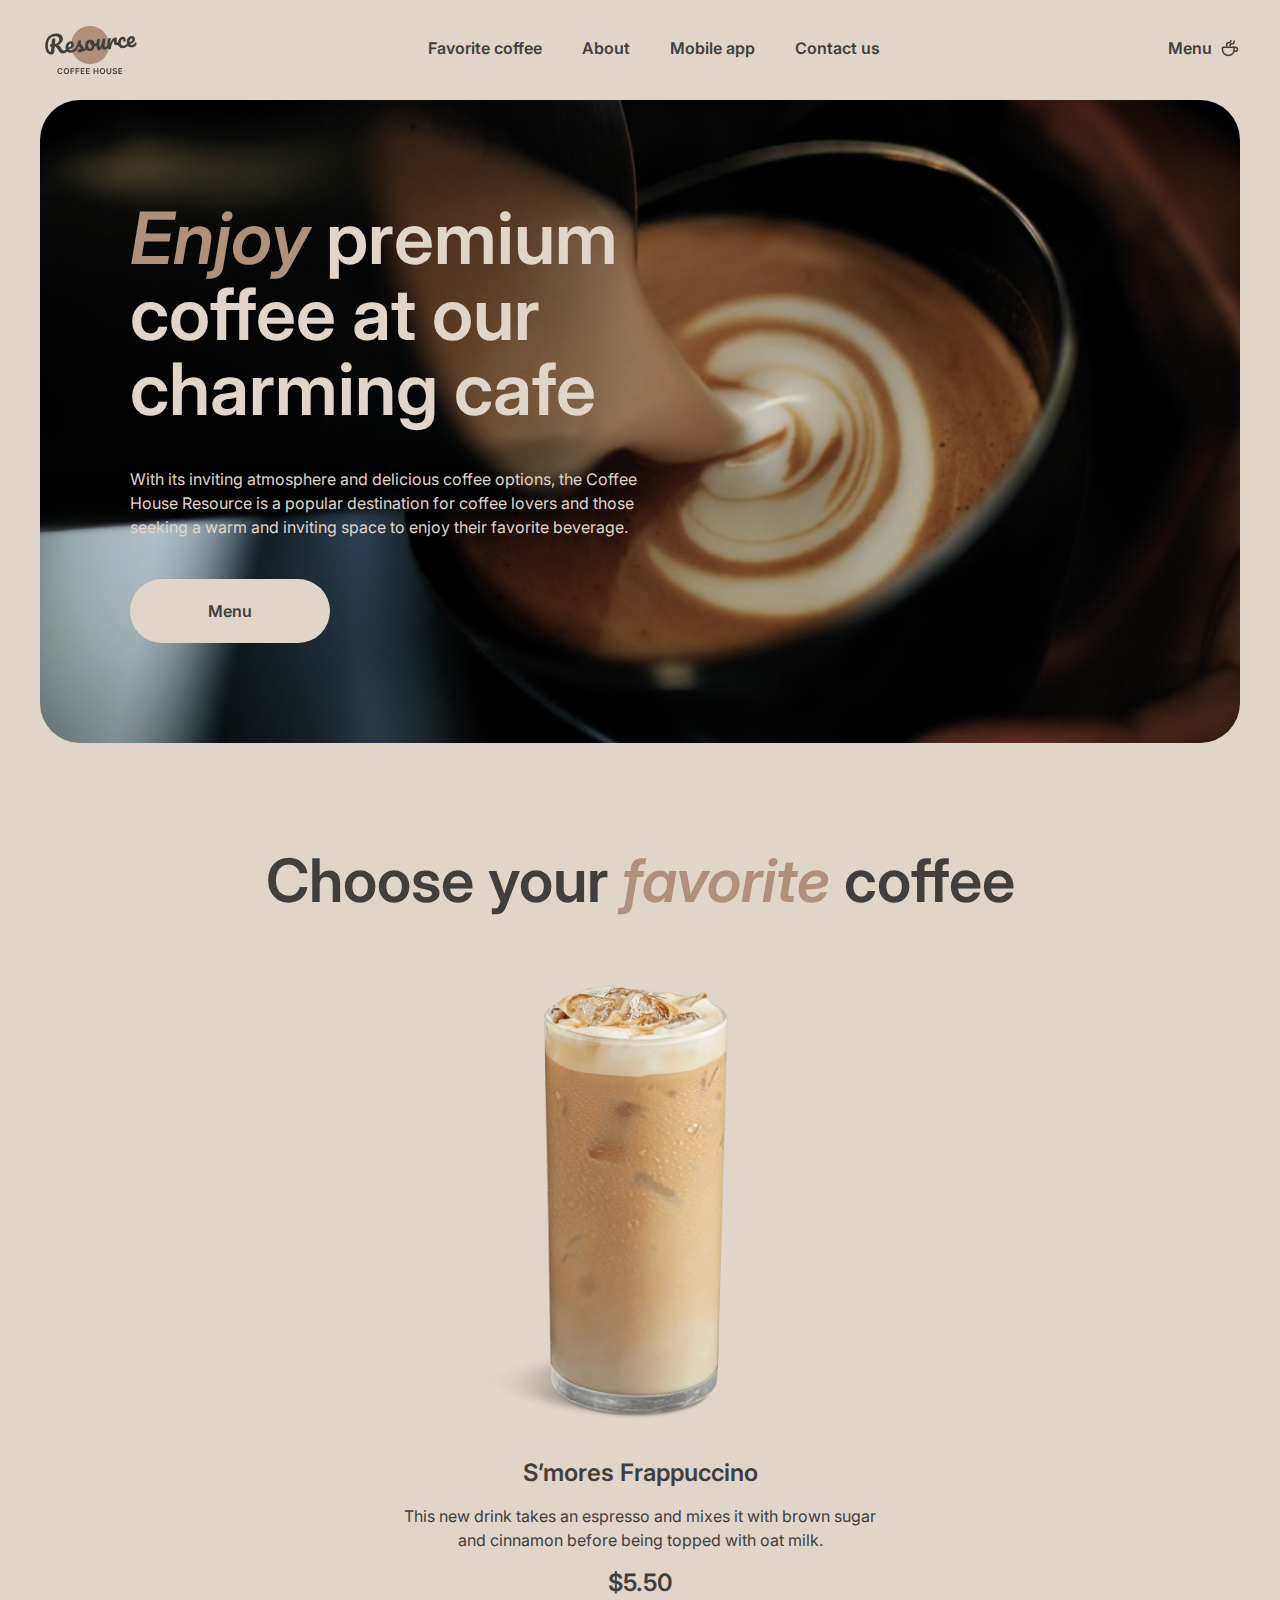
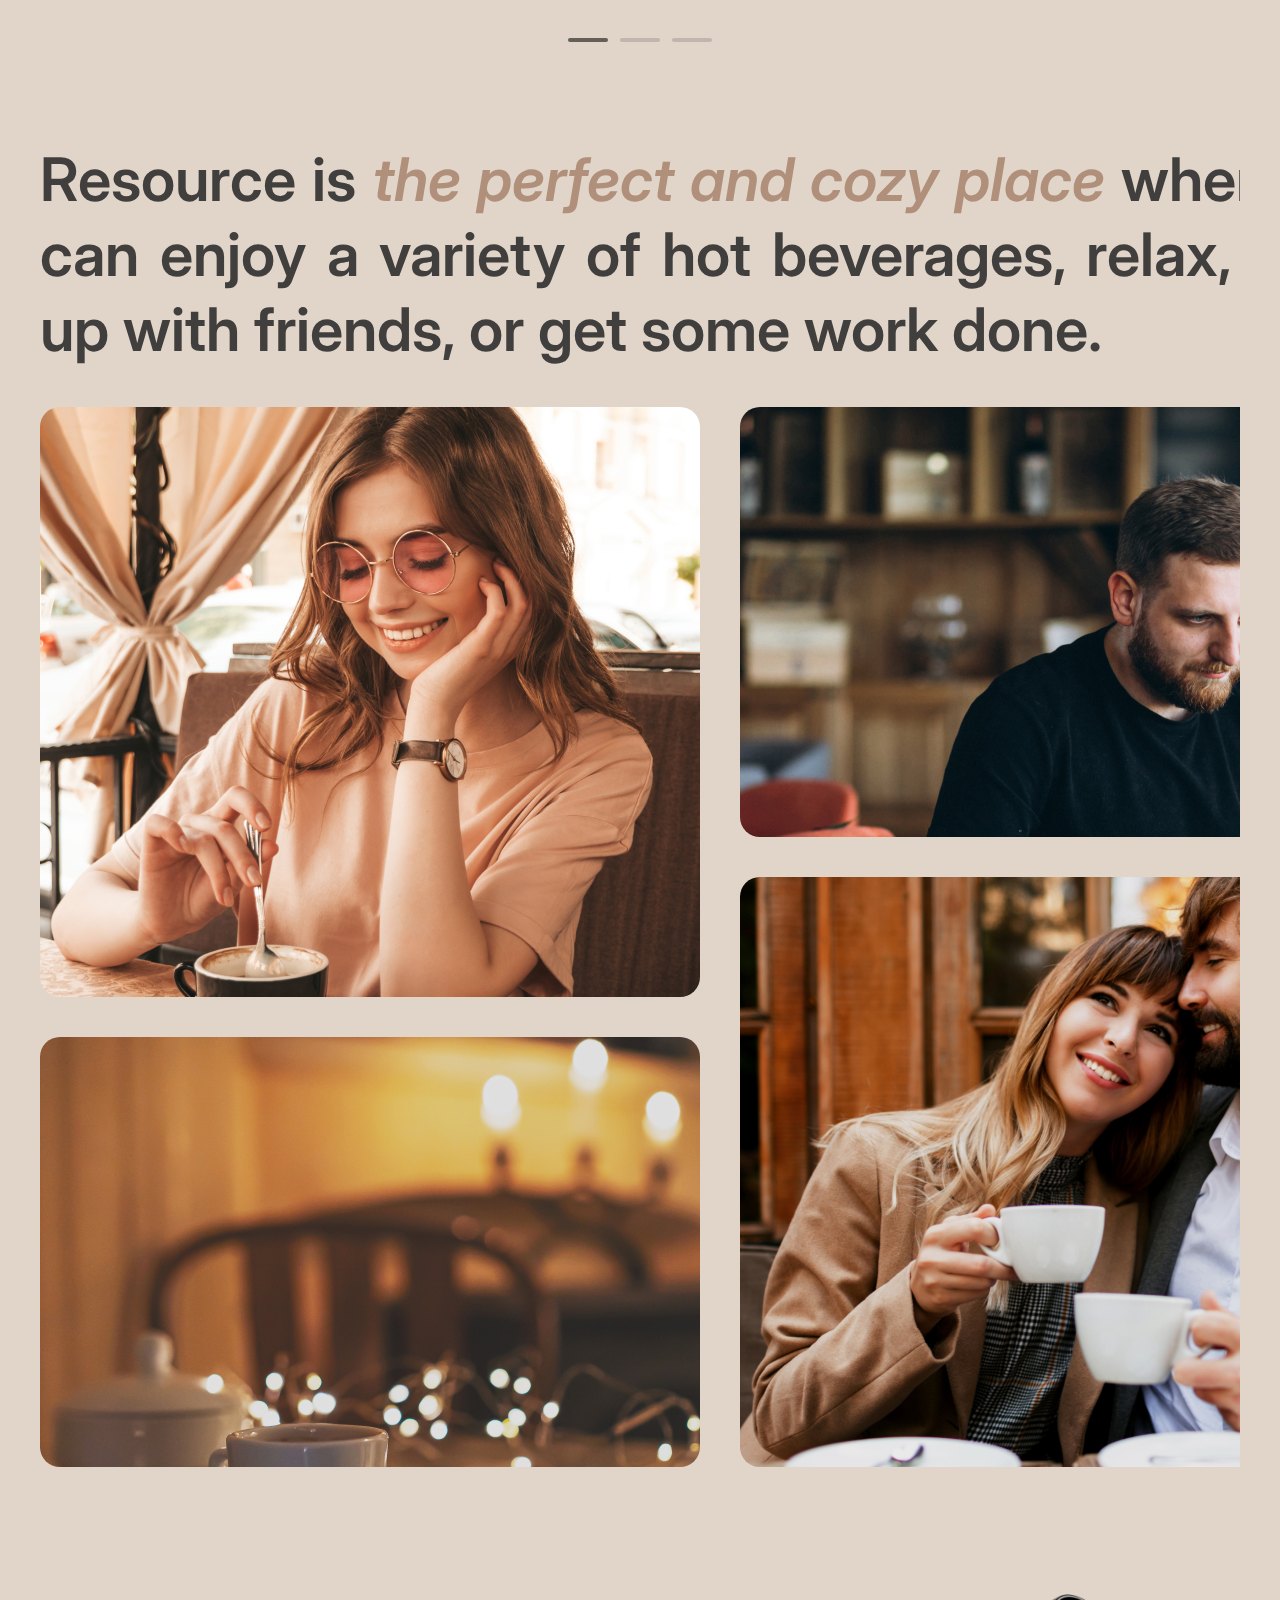
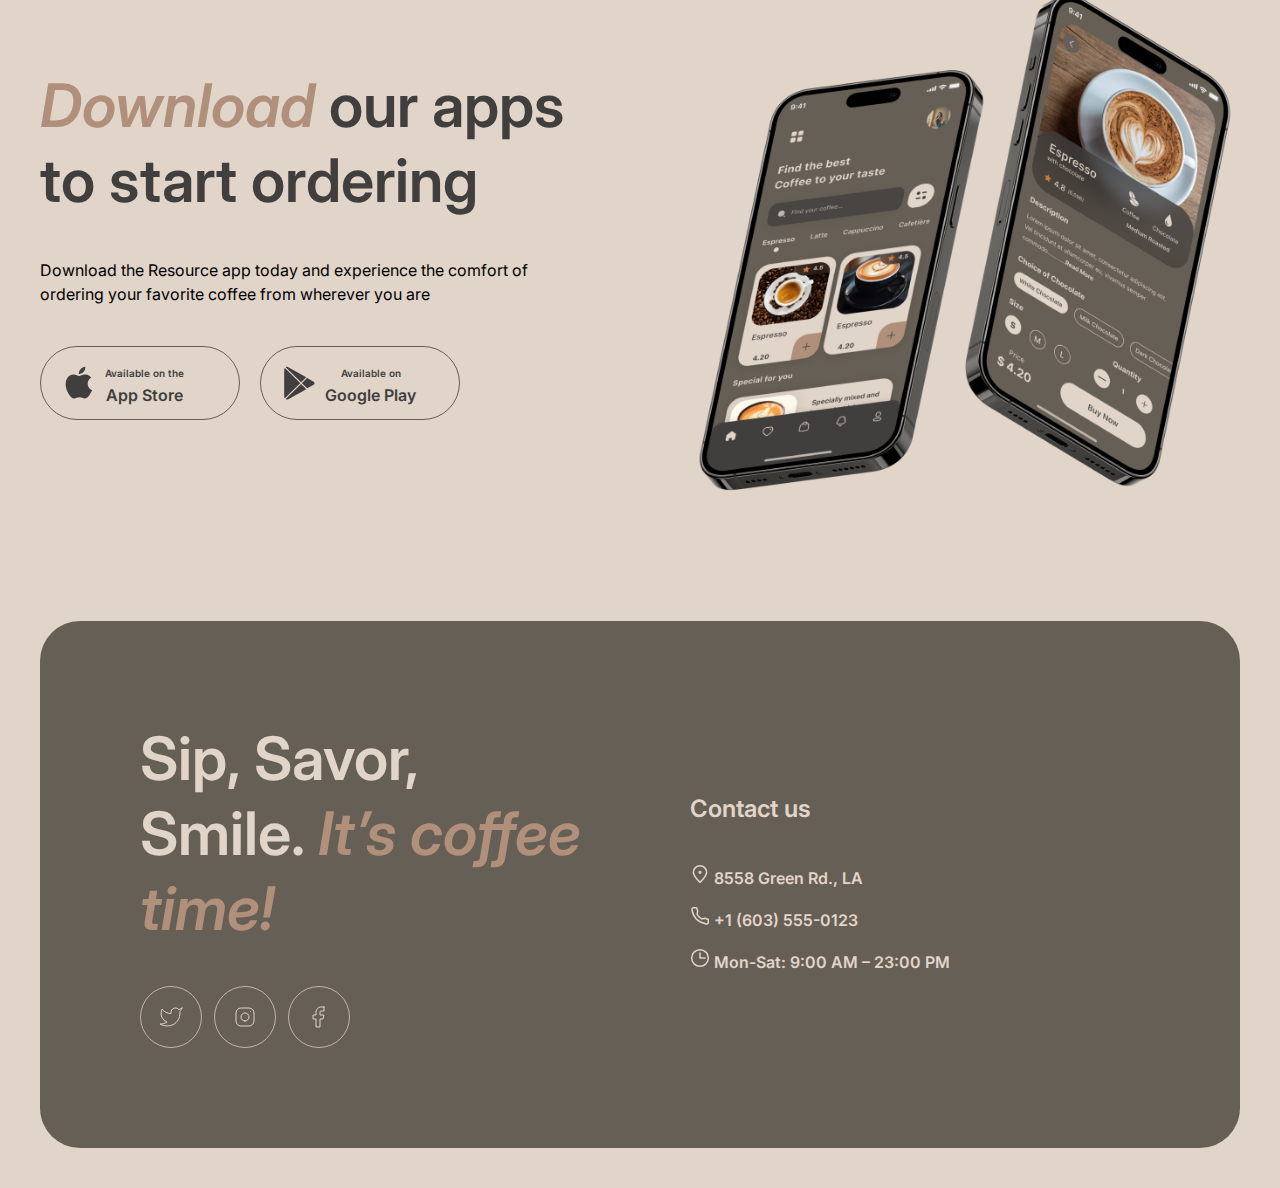
<file: index.html>
<!DOCTYPE html>
<html lang="en">

<head>
  <meta charset="UTF-8">
  <meta name="viewport" content="width=device-width, initial-scale=1.0">
  <title>Coffee-House</title>
  <link rel="stylesheet" href="styles/style.css">
  <link rel="icon" href="img/favicon.png">
  <link rel="preconnect" href="https://fonts.googleapis.com">
  <link rel="preconnect" href="https://fonts.gstatic.com" crossorigin>
  <link href="https://fonts.googleapis.com/css2?family=Inter:wght@600&display=swap" rel="stylesheet">
  <link href="https://fonts.googleapis.com/css2?family=Inter:wght@400;600&display=swap" rel="stylesheet">
</head>

<body>
  <div class="wrapper">

    <!-- Header start -->

    <header class="header">

      <div class="logo">
        <a href="index.html" class="pic">
          <img src="img/logo.png" alt="Resource">
        </a>
      </div>

      <nav class="nav">
        <ul class="list">
          <li><a class="link" href="#favcoffee">Favorite coffee</a></li>
          <li><a class="link" href="#about">About</a></li>
          <li><a class="link" href="#mobapp">Mobile app</a></li>
          <li><a class="link" href="#contacts">Contact us</a></li>
        </ul>
      </nav>

      <div class="menu-link">
        <a class="link" href="menu.html">
          Menu
        </a>
        <img src="img/coffee-cup.svg" alt="!" class="pic">
      </div>


      <button type="button" class="burger">
        <span class="burger-line"></span>
        <span class="burger-line"></span>
      </button>

    </header>

    <!-- Main start -->

    <main class="main">

      <section class="enjoy">
        <div class="info">
          <h1 class="title"><span class="orange">Enjoy</span> premium coffee at our charming cafe</h1>
          <p class="subtitle">With its inviting atmosphere and delicious coffee options, the Coffee House Resource is
            a popular destination for coffee lovers and those seeking a warm and inviting space to enjoy their favorite
            beverage.</p>
          <a class="button-primary" href="menu.html">
            Menu
            <img src="img/coffee-cup.svg" alt="!" class="pic">
          </a>
        </div>
      </section>

      <section class="favcoffee" id="favcoffee">
        <h2 class="title2">Choose your <span class="orange">favorite</span> coffee</h2>

        <div class="slider">
          <div class="slider-card">
            <img src="img/coffee-slider-1.png" alt="coffee-1">
            <h3 class="title3">S’mores Frappuccino</h3>
            <div class="subtitle">This new drink takes an espresso and mixes it with brown sugar and cinnamon before
              being topped with oat milk.</div>
            <h3 class="title3">$5.50</h3>
          </div>

          <div class="pagination">
            <hr class="line1">
            <hr class="line2">
            <hr class="line3">
          </div>
        </div>
      </section>

      <section class="about" id="about">
        <h2 class="title2">Resource is <span class="orange">the perfect and cozy place</span> where you can enjoy a
          variety of hot beverages, relax, catch up with friends, or get some work done.</h2>

        <div class="about-pics">
          <div class="about-side">
            <div class="ab-pic1"><img class="about-pic1" src="img/about-1.jpg" alt="1"></div>
            <div class="ab-pic2"><img class="about-pic2" src="img/about-2.jpg" alt="2"></div>
          </div>
          <div class="about-side">
            <div class="ab-pic2"><img class="about-pic2" src="img/about-3.jpg" alt="3"></div>
            <div class="ab-pic1"><img class="about-pic1" src="img/about-4.jpg" alt="4"></div>
          </div>
        </div>
      </section>

      <section class="mobapp" id="mobapp">
        <div class="mobapp-side">

          <h2 class="title2"><span class="orange">Download</span> our apps to start ordering</h2>
          <p class="subtitle">Download the Resource app today and experience the comfort of ordering your favorite
            coffee from wherever you are</p>

          <div class="mobapp-buttons">

            <a href="https://www.apple.com/app-store/" class="mobbtn">
              <img src="img/icon1.svg" alt="App Store">
              <div class="mobbtn-text">
                <span class="little-btn-text">Available on the</span><br>
                <span class="big-btn-text">App Store</span>
              </div>
            </a>

            <a href="https://store.google.com/" class="mobbtn">
              <img src="img/icon2.svg" alt="Google Play">
              <div class="mobbtn-text">
                <span class="little-btn-text">Available on</span><br>
                <span class="big-btn-text">Google Play</span>
              </div>
            </a>

          </div>
        </div>
        
        <div class="mobapp-side">
          <img src="img/mobile-screens.png" alt="mobile-screens">
        </div>
      </section>


    </main>

    <!-- Footer start -->
    <footer class="footer" id="contacts">

      <div class="footer-side">
        <h2 class="title2 light-text">Sip, Savor, Smile. <span class="orange">It’s coffee time!</span></h2>
        <div class="footer-icons">
          <div class="footer-icon"><img src="img/twitter.svg" alt="twitter"></div>
          <div class="footer-icon"><img src="img/instagram.svg" alt="instagram"></div>
          <div class="footer-icon"><img src="img/facebook.svg" alt="facebook"></div>
        </div>
      </div>

      <div class="footer-side">
        <h3 class="title3 light-text">Contact us</h3>
        <div class="contacts">
          <a href="https://www.google.com/maps/place/%D0%9B%D0%BE%D1%81-%D0%90%D0%BD%D0%B4%D0%B6%D0%B5%D0%BB%D0%B5%D1%81,+%D0%9A%D0%B0%D0%BB%D0%B8%D1%84%D0%BE%D1%80%D0%BD%D0%B8%D1%8F,+%D0%A1%D0%A8%D0%90/@34.0194733,-119.0356244,10z/data=!3m1!4b1!4m10!1m2!2m1!1s8558+Green+Rd.,++LA!3m6!1s0x80c2c75ddc27da13:0xe22fdf6f254608f4!8m2!3d34.0549076!4d-118.242643!15sChM4NTU4IEdyZWVuIFJkLiwgIExBkgEIbG9jYWxpdHngAQA!16s%2Fm%2F030qb3t?entry=ttu"
            class="contact-link" target="_blank"><img src="img/pin-alt.svg" alt="google.maps"> 8558 Green Rd., LA</a>
          <a href="tel:+1603555-0123" class="contact-link"><img src="img/phone.svg" alt="tel"> +1 (603)
            555-0123</a>
          <span class="contact-link"><img src="img/clock.svg" alt="clock"> Mon-Sat: 9:00 AM – 23:00 PM</span>
        </div>
      </div>
    </footer>

  </div>
</body>

</html>
</file>
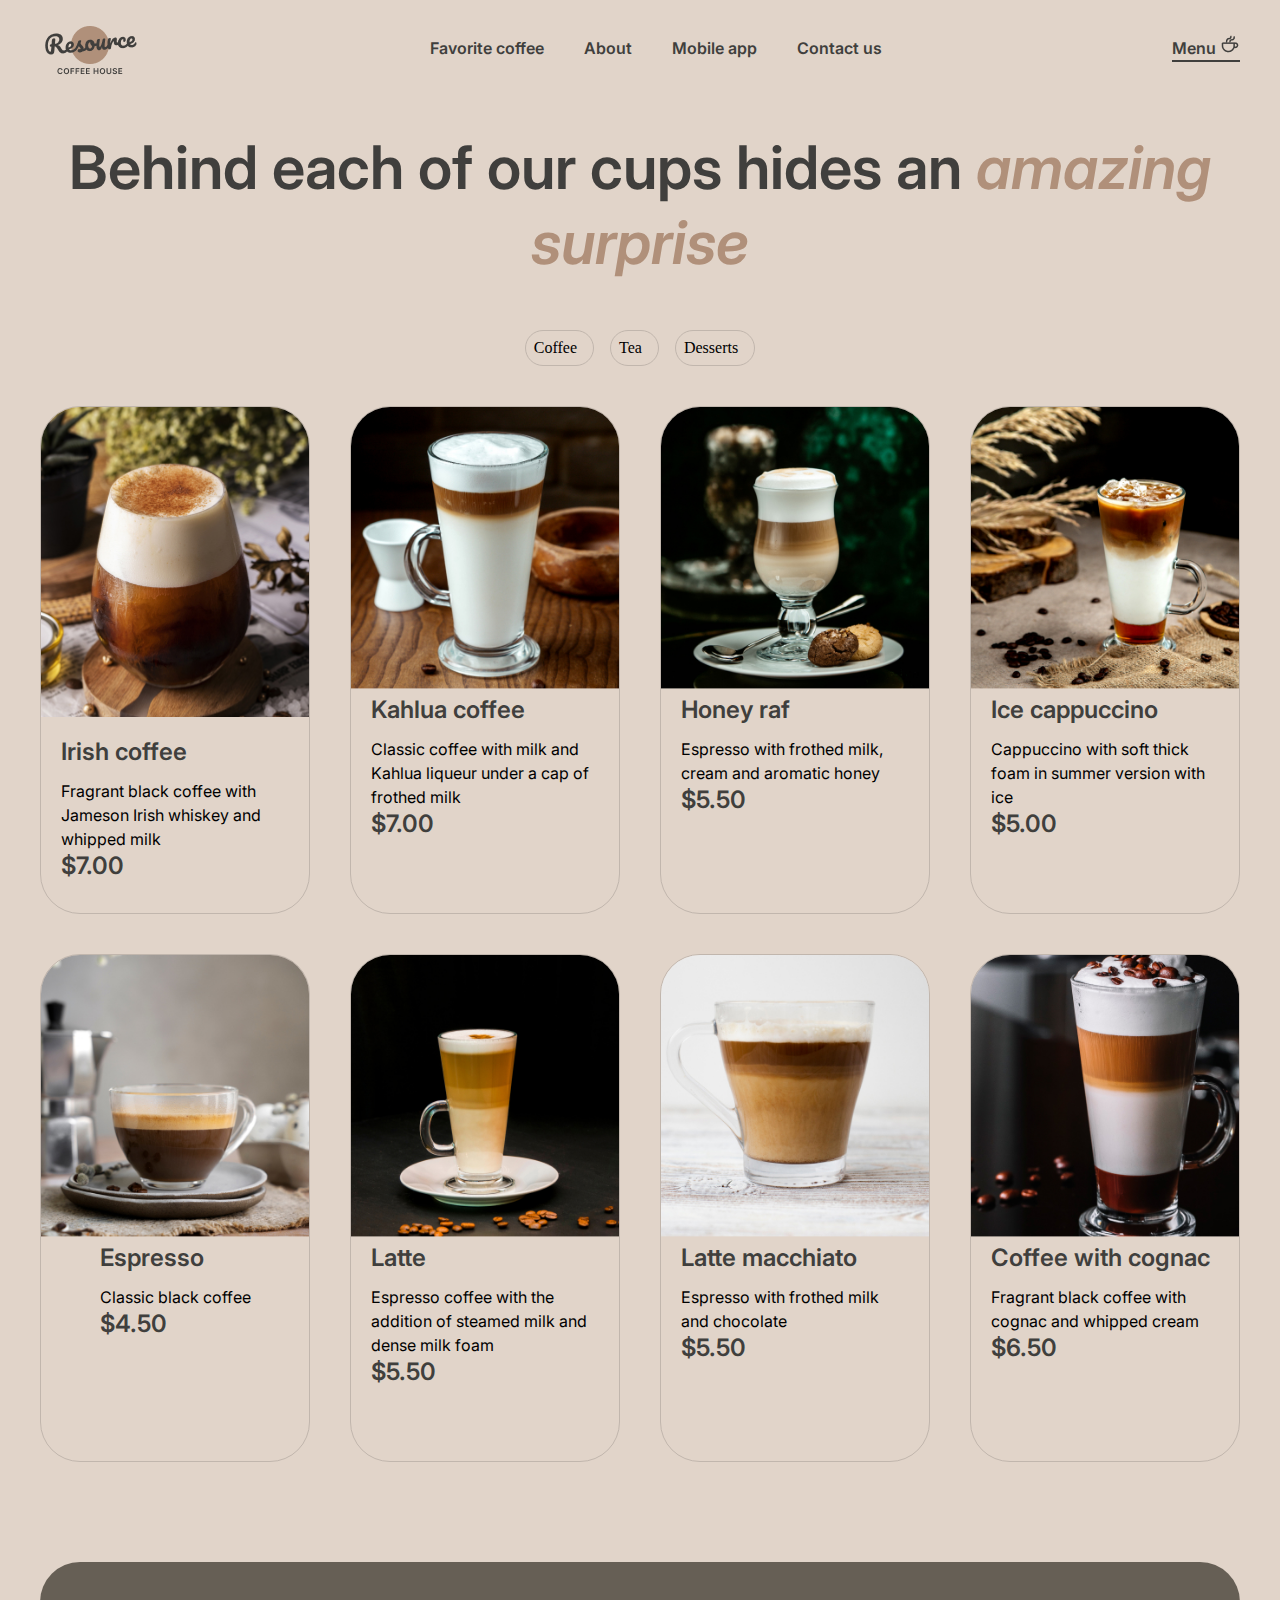
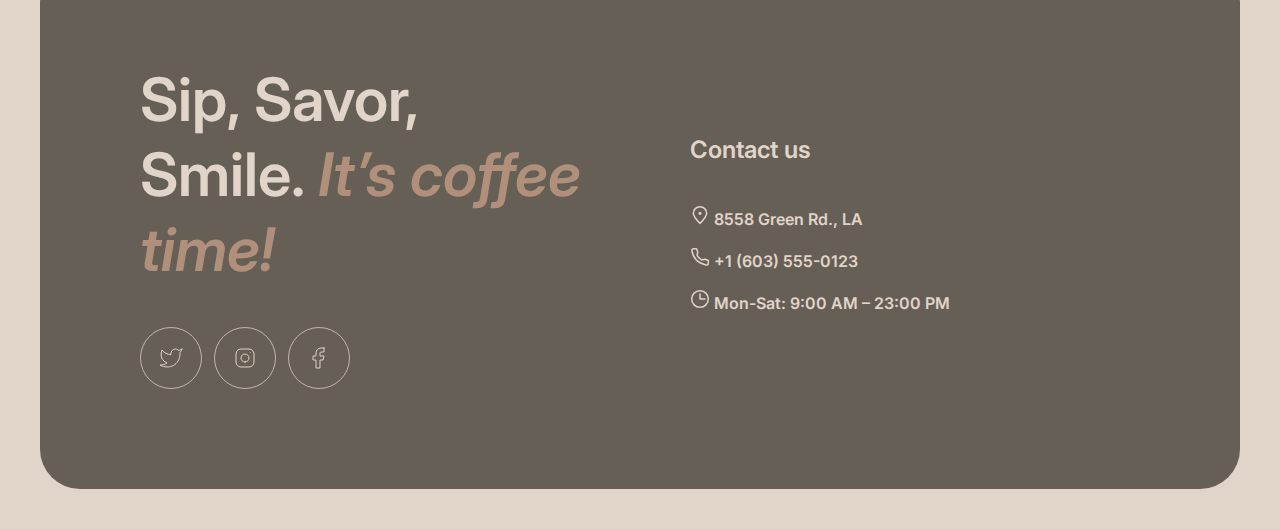
<file: menu.html>
<!DOCTYPE html>
<html lang="en">

<head>
  <meta charset="UTF-8">
  <meta name="viewport" content="width=device-width, initial-scale=1.0">
  <title>Menu</title>
  <link rel="stylesheet" href="styles/style.css">
  <link rel="icon" href="img/favicon.png">
  <link rel="preconnect" href="https://fonts.googleapis.com">
  <link rel="preconnect" href="https://fonts.gstatic.com" crossorigin>
  <link href="https://fonts.googleapis.com/css2?family=Inter:wght@600&display=swap" rel="stylesheet">
</head>

<body>
  <div class="wrapper">

    <!-- Header start -->
    <header class="header">

      <div class="logo">
        <a href="index.html" class="pic">
          <img src="img/logo.png" alt="Resource">
        </a>
      </div>

      <nav class="nav">
        <ul class="list">
          <li><a class="link" href="index.html#favcoffee">Favorite coffee</a></li>
          <li><a class="link" href="index.html#about">About</a></li>
          <li><a class="link" href="index.html#mobapp">Mobile app</a></li>
          <li><a class="link" href="#contacts2">Contact us</a></li>
        </ul>
      </nav>

      <div class="menu-link">
        <a class="link disabled" href="menu/index_2.html">
          Menu
          <img src="img/coffee-cup.png" alt="!" class="pic">
        </a></div>

        <button type="button" class="burger">
          <span class="burger-line"></span>
          <span class="burger-line"></span>
          </button>

    </header>

    <!-- Main start -->
    <main class="main2">
      <h1 class="hidden-h1">Menu</h1>
      <h2 class="title2">Behind each of our cups hides an <span class="orange">amazing surprise</span></h2>

      <div class="menu-btns">
        <div class="menu-btn">Coffee</div>
        <div class="menu-btn">Tea</div>
        <div class="menu-btn">Desserts</div>
      </div>

      <div class="menu-grid">

        <div class="menu-card">
          <div class="card-img-wrapper"><img src="img/coffee-1.jpg" alt="coffee-1" class="card-img"></div>
          <div class="card-text">
            <h3 class="title3">Irish coffee</h3>
            <span class="card-description subtitle">Fragrant black coffee with Jameson Irish whiskey and whipped
              milk</span>
            <h3 class="title3 card-price">$7.00</h3>
          </div>
        </div>

        <div class="menu-card">
          <img src="img/coffee-2.jpg" alt="coffee-2" class="card-img">
          <div class="card-text">
            <h3 class="title3">Kahlua coffee</h3>
            <span class="card-description subtitle">Classic coffee with milk and Kahlua liqueur under a cap of frothed
              milk</span>
            <h3 class="title3 card-price">$7.00</h3>
          </div>
        </div>

        <div class="menu-card">
          <img src="img/coffee-3.jpg" alt="coffee-3" class="card-img">
          <div class="card-text">
            <h3 class="title3">Honey raf</h3>
            <span class="card-description subtitle">Espresso with frothed milk, cream and aromatic honey</span>
            <h3 class="title3 card-price">$5.50</h3>
          </div>
        </div>

        <div class="menu-card">
          <img src="img/coffee-4.jpg" alt="coffee-4" class="card-img">
          <div class="card-text">
            <h3 class="title3">Ice cappuccino</h3>
            <span class="card-description subtitle">Cappuccino with soft thick foam in summer version with ice</span>
            <h3 class="title3 card-price">$5.00</h3>
          </div>
        </div>

        <div class="menu-card">
          <img src="img/coffee-5.jpg" alt="coffee-5" class="card-img">
          <div class="card-text">
            <h3 class="title3">Espresso</h3>
            <span class="card-description subtitle">Classic black coffee</span>
            <h3 class="title3 card-price">$4.50</h3>
          </div>
        </div>

        <div class="menu-card">
          <img src="img/coffee-6.jpg" alt="coffee-6" class="card-img">
          <div class="card-text">
            <h3 class="title3">Latte</h3>
            <span class="card-description subtitle">Espresso coffee with the addition of steamed milk and dense milk
              foam</span>
            <h3 class="title3 card-price">$5.50</h3>
          </div>
        </div>

        <div class="menu-card">
          <img src="img/coffee-7.jpg" alt="coffee-7" class="card-img">
          <div class="card-text">
            <h3 class="title3">Latte macchiato</h3>
            <span class="card-description subtitle">Espresso with frothed milk and chocolate</span>
            <h3 class="title3 card-price">$5.50</h3>
          </div>
        </div>

        <div class="menu-card">
          <img src="img/coffee-8.jpg" alt="coffee-8" class="card-img">
          <div class="card-text">
            <h3 class="title3">Coffee with cognac</h3>
            <span class="card-description subtitle">Fragrant black coffee with cognac and whipped cream</span>
            <h3 class="title3 card-price">$6.50</h3>
          </div>
        </div>

      </div>
    </main>

    <!-- Footer start -->
    <footer class="footer" id="contacts2">

      <div class="footer-side">
        <h2 class="title2 light-text">Sip, Savor, Smile. <span class="orange">It’s coffee time!</span></h2>
        <div class="footer-icons">
          <div class="footer-icon"><img src="img/twitter.svg" alt="twitter"></div>
          <div class="footer-icon"><img src="img/instagram.svg" alt="instagram"></div>
          <div class="footer-icon"><img src="img/facebook.svg" alt="facebook"></div>
        </div>
      </div>

      <div class="footer-side">
        <h3 class="title3 light-text">Contact us</h3>
        <div class="contacts">
          <a href="https://www.google.com/maps/place/%D0%9B%D0%BE%D1%81-%D0%90%D0%BD%D0%B4%D0%B6%D0%B5%D0%BB%D0%B5%D1%81,+%D0%9A%D0%B0%D0%BB%D0%B8%D1%84%D0%BE%D1%80%D0%BD%D0%B8%D1%8F,+%D0%A1%D0%A8%D0%90/@34.0194733,-119.0356244,10z/data=!3m1!4b1!4m10!1m2!2m1!1s8558+Green+Rd.,++LA!3m6!1s0x80c2c75ddc27da13:0xe22fdf6f254608f4!8m2!3d34.0549076!4d-118.242643!15sChM4NTU4IEdyZWVuIFJkLiwgIExBkgEIbG9jYWxpdHngAQA!16s%2Fm%2F030qb3t?entry=ttu"
            class="contact-link" target="_blank"><img src="img/pin-alt.svg" alt="google.maps"> 8558 Green Rd., LA</a>
          <a href="tel:+1603555-0123" class="contact-link" target="_blank"><img src="img/phone.svg" alt="tel"> +1
            (603)
            555-0123</a>
          <span class="contact-link"><img src="img/clock.svg" alt="clock"> Mon-Sat: 9:00 AM – 23:00 PM</span>
        </div>
      </div>
    </footer>

  </div>
</body>


</html>
</file>
<file: styles/style.css>
*,
*::before,
*::after {
  box-sizing: inherit;
}

html,
body {
  scroll-behavior: smooth;
  padding: 0;
  margin: 0 auto;
  /* box-sizing: border-box; */
  /* max-width: 1440px; */
  /* padding: 0 40px; */
  overflow-x: hidden;
}

img {
  max-width: 100%;
  height: auto;
}

body {
  background-color: #E1D4C9;
}

.wrapper {
  width: clamp(43rem, -5rem + 100vw, 1360px);
  box-sizing: content-box;
  margin: 0 auto;
  /* padding: 0 -40px; */
  overflow: hidden;

  @media screen and (max-width: 768px) {
    width: clamp(21.75rem, 0.938rem + 87.63vw, 43rem);
  }
}

/* Header styles start */
/* Header styles start */
/* Header styles start */

.header {
  display: flex;
  align-items: center;
  align-self: stretch;
  justify-content: space-between;
  margin-top: 20px;
  font-family: Inter;
  font-size: 16px;
  font-style: normal;
  font-weight: 600;
  line-height: 150%;
  color: #403F3D;
}

.logo {
  width: 100px;
  height: 60px;
}

.header .list {
  display: flex;
  justify-content: center;
  align-self: stretch;
  gap: 40px;
  flex: 1 0 0;
  list-style-type: none;
  padding: 0;
  margin: 0 0 4px 0;

  @media (max-width: 768px) {
    display: none;
  }
}

.header .link {
  text-decoration: none;
  color: #403F3D;
  position: relative;

}

.link:visited {
  color: #403F3D;
}

.header .link::after {
  display: block;
  position: absolute;
  left: 0;
  width: 0;
  height: 2px;
  background-color: var(--text-dark, #403F3D);
  content: "";
  transition: width 0.5s ease-out;
  left: 50%;
  transform: translateX(-50%);
}

.link:hover:after {
  width: 100%;
}

.disabled {
  border-bottom: 2px solid #403F3D;
  pointer-events: none;
  color: #403F3D;
}

.menu-link {
  display: flex;
  align-items: center;
  justify-content: center;
  gap: 8px;
  margin: 0 0 4px 0;

  @media (max-width: 768px) {
    display: none;
  }
}

.burger {
  display: none;

  @media screen and (max-width: 768px) {
    width: 44px;
    height: 44px;
    padding: 0;
    border: 1px solid #403f3d;
    border-radius: 50%;
    right: 0;
    line-height: 1.15;
    overflow: visible;
    background: transparent;
    display: flex;
    flex-direction: column;
    align-items: center;
    justify-content: center;
    gap: 8px;
  }
}

.burger-line {
  width: 16px;
  height: 2px;
  background-color: #403f3d;
  /* transition: background-color 0.2s, opacity 0.3s, transform 0.5s;
  will-change: transform;
  z-index: 2; */
  border-radius: 50%;
}

/* Main styles start */
/* Main styles start */
/* Main styles start */

.enjoy {
  margin-top: 20px;
  height: auto;
  padding: 100px clamp(3.75rem, 0.893rem + 5.95vw, 6.25rem);
  border-radius: 40px;
  background: url(../img/bg-enjoy.jpg) no-repeat center/cover;

  @media screen and (max-width: 768px) {
    padding: clamp(3.75rem, 1.302rem + 10.31vw, 6.25rem) clamp(1rem, -1.693rem + 11.34vw, 3.75rem);
  }
}

.enjoy .info {
  max-width: 530px;
  display: flex;
  flex-direction: column;
  justify-content: center;
  align-items: flex-start;
  align-self: stretch;

  @media screen and (max-width: 768px) {
    width: clamp(19.75rem, 6.651rem + 55.15vw, 33.125rem);
  }
}

.enjoy .title {
  font-family: Inter;
  font-size: 72px;
  font-style: normal;
  font-weight: 600;
  line-height: 105%;
  color: #E1D4C9;
  margin: 0 0 40px 0;

  @media screen and (max-width: 768px) {
    font-size: clamp(2.625rem, 0.789rem + 7.73vw, 4.5rem);
  }

  @media screen and (max-width: 380px) {
    line-height: 115%;
  }
}

.enjoy .orange {
  font-style: italic;
  color: #B0907A
}

.subtitle {
  font-family: Inter;
  font-size: 16px;
  font-style: normal;
  font-weight: 400;
  line-height: 150%;

}

.enjoy .subtitle {
  color: #E1D4C9;
  margin: 0 0 40px 0;
}

.button-primary {
  display: flex;
  box-sizing: border-box;
  border: 0;
  width: 200px;
  padding: 20px 78px;
  justify-content: center;
  align-items: center;
  gap: 8px;
  border-radius: 100px;
  background: #E1D4C9;
  color: var(--text-dark, #403F3D);
  text-align: center;
  font-family: Inter;
  font-size: 16px;
  font-style: normal;
  font-weight: 600;
  line-height: 150%;
  text-decoration: none;

}

.button-primary img {
  display: none;

  @media screen and (max-width: 768px) {
    display: block;
  }
}

.button-primary:hover .pic {
  display: block;
}

.favcoffee {
  margin-top: 100px;
}

.title2 {
  color: var(--text-dark, #403F3D);
  text-align: center;
  font-family: Inter;
  font-size: 60px;
  font-style: normal;
  font-weight: 600;
  line-height: 125%;

  @media screen and (max-width: 768px) {
    font-size: clamp(2rem, 0.286rem + 7.22vw, 3.75rem);
  }
}

.title2 .orange {
  color: var(--text-accent, #B0907A);
  font-family: Inter;
  font-size: 60px;
  font-style: italic;
  font-weight: 600;
  line-height: 125%;

  @media screen and (max-width: 768px) {
    font-size: clamp(2rem, 0.286rem + 7.22vw, 3.75rem);
  }
}

.slider-card {
  display: flex;
  flex-direction: column;
  justify-content: center;
  align-items: center;
  max-width: 480px;
  margin: 50px auto 0;

  @media screen and (max-width: 768px) {
    width: clamp(21.75rem, 13.67rem + 34.02vw, 30rem);
  }
}

.slider img {
  height: max(480px, 62.5%);
  width: max(480px, 62.5%);
  margin: -10px auto 20px;
}

.title3 {
  color: var(--text-dark, #403F3D);
  font-family: Inter;
  font-size: 24px;
  font-style: normal;
  font-weight: 600;
  line-height: 125%;
  /* 30px */
  margin: 0;
}

.slider .subtitle {
  color: var(--text-dark, #403F3D);
  margin: 16px auto;
  text-align: center;
}

.pagination {
  display: flex;
  gap: 12px;
  justify-content: center;
  margin-top: 40px;
}

hr {
  margin: 0;
  width: 40px;
  height: 4px;
  border-radius: 100px;
  border: 0;
}

.line1 {
  background: var(--border-dark, #665F55);
}

.line2,
.line3 {
  background: var(--border-light, #C1B6AD);
}

.about {
  width: clamp(43rem, 1.56rem + 174.48vw, 85.313rem);
  height: fit-content;

  @media screen and (max-width: 768px) {
    width: clamp(21.75rem, 0.938rem + 87.63vw, 43rem);
  }
}

.about .title2 {
  align-self: stretch;
  margin: 100px 0 40px;
  text-align: justify;
}

.about-pics {
  display: flex;
  flex-direction: row;
  gap: 40px;
}

.about-side {
  display: flex;
  flex-direction: column;
  gap: 40px;
}

.about-pics img {
  object-fit: cover;
  scale: 1.1;
}

.about-pics img:hover {
  scale: 1;
  transition: 1s;
}

.ab-pic1 {
  height: 590px;
  width: 660px;
  overflow: hidden;
  border-radius: 20px;
}

.ab-pic2 {
  height: 430px;
  width: 660px;
  overflow: hidden;
  border-radius: 20px;
}

.mobapp {
  margin-top: 100px;
  display: flex;
  gap: 100px;
  align-items: center;

  @media screen and (max-width: 768px) {
    flex-direction: column;
  }
}

.mobapp-side {
  width: 50%;

  @media screen and (max-width: 768px) {
    width: clamp(21.75rem, 0.938rem + 87.63vw, 43rem);
  }
}

.mobapp .title2 {
  text-align: left;
  margin: 0;
}

.mobapp .subtitle {
  margin: 40px 0;
}

.mobapp-buttons {
  display: flex;
  gap: 20px;

  @media screen and (max-width: 500px) {
    flex-direction: column;
  }
}

.mobbtn {
  display: flex;
  box-sizing: border-box;
  border: 1px solid var(--border-dark, #665F55);
  width: 200px;
  padding: 12px 20px;
  justify-content: start;
  align-items: center;
  gap: 8px;
  border-radius: 100px;
  background: #E1D4C9;
  color: var(--text-dark, #403F3D);
  text-align: center;
  font-family: Inter;
  font-size: 16px;
  font-style: normal;
  font-weight: 600;
  line-height: 150%;
  text-decoration: none;
}

.mmobbtn-text {
  display: flex;
  flex-direction: column;
  justify-content: flex-start;
}

.little-btn-text {
  color: var(--text-dark, #403F3D);
  font-feature-settings: 'clig' off, 'liga' off;
  /* Desktop/Body/caption */
  font-family: Inter;
  font-size: 10px;
  font-style: normal;
  font-weight: 600;
  line-height: 140%;
  /* 14px */
}

.big-btn-text {
  color: var(--text-dark, #403F3D);
  font-feature-settings: 'clig' off, 'liga' off;
  /* Desktop/Action/link & button */
  font-family: Inter;
  font-size: 16px;
  font-style: normal;
  font-weight: 600;
  line-height: 150%;
}

.mobapp-side {
  @media screen and (max-width: 768px) {
    width: clamp(21.75rem, 4.488rem + 72.68vw, 39.375rem);
    /* margin: clamp(2.5rem, -1.173rem + 15.46vw, 6.25rem) auto 0; */
  }
}

/* Footer styles start */
/* Footer styles start */
/* Footer styles start */

.footer {
  margin: 100px auto 40px;
  display: flex;
  justify-content: center;
  align-items: center;
  gap: 100px;
  padding: 100px;
  border-radius: 40px;
  background: var(--background-container, #665F55);

  @media screen and (max-width: 768px) {
    flex-direction: column;
    margin: 100px 0 40px;
    padding: clamp(3.75rem, 1.302rem + 10.31vw, 6.25rem) clamp(1rem, -1.693rem + 11.34vw, 3.75rem);
  }
}

.footer-side {
  width: 50%;

  @media screen and (max-width: 768px) {
width: 100%;
  }
}

.footer h2 {
  margin: 0;
}

.light-text {
  color: var(--text-light, #E1D4C9);
  font-feature-settings: 'clig' off, 'liga' off;
  text-align: left;
}

.footer-icons {
  display: flex;
  gap: 12px;
  margin-top: 40px;
}

.footer-icon {
  display: flex;
  width: 60px;
  height: 60px;
  justify-content: center;
  align-items: center;
  border-radius: 100px;
  border: 1px solid var(--border-light, #C1B6AD);
}

.footer-side .title3 {
  @media screen and (max-width: 768px) {
    margin: -60px auto 0;
  }
}

.contacts {
  display: flex;
  flex-direction: column;
  justify-content: flex-start;
  margin-top: 40px;
  gap: 16px;
}

.contact-link {
  text-decoration: none;
  position: relative;
  color: var(--text-light, #E1D4C9);
  font-feature-settings: 'clig' off, 'liga' off;
  font-family: Inter;
  font-size: 16px;
  font-style: normal;
  font-weight: 600;
  line-height: 150%;
  width: fit-content;
  /* 24px */
}

.contacts a::after {
  display: block;
  position: absolute;
  left: 0;
  width: 0;
  height: 2px;
  background-color: #E1D4C9;
  content: "";
  transition: width 0.5s ease-out;
  left: 50%;
  transform: translateX(-50%);
}

.contacts a:hover:after {
  width: 100%;
}

/* index_2 start */
/* index_2 start */
/* index_2 start */

.hidden-h1 {
  position: absolute;
  width: 1px;
  height: 1px;
  margin: -1px;
  border: 0;
  padding: 0;
  white-space: nowrap;
  clip-path: inset(100%);
  clip: rect(0 0 0 0);
  overflow: hidden;
}

.menu-btns {
  display: flex;
  margin-top: 40px;
  gap: 16px;
  justify-content: center;
}

.menu-btn {
  display: flex;
  padding: 8px 16px 8px 8px;
  justify-content: center;
  align-items: center;
  gap: 8px;
  border-radius: 100px;
  border: 1px solid var(--border-light, #C1B6AD);
}

.menu-grid {
  margin-top: 40px;
  display: grid;
  grid-template-columns: repeat(4, 1fr);
  grid-template-rows: repeat(2, 1fr);
  gap: 40px;
}


.menu-card {
  display: flex;
  flex-direction: column;
  height: 506px;
  align-items: center;
  border-radius: 40px;
  border: 1px solid var(--border-light, #C1B6AD);
  overflow: hidden;
}

.card-text {
  padding: 20px;
  display: flex;
  flex-direction: column;
}

.card-description {
  margin-top: 12px;
  margin-bottom: auto;
}

.card-price {
  bottom: 0;
}

.card-img-wrapper {
  height: 310px;
  width: 310px;
  border-radius: 20px;
  overflow: hidden;
}

.card-img {
  object-fit: cover;
  scale: 1.1;
  transition: 1s;
}

.menu-card:hover .card-img {
  scale: 1;
  transition: 1s;
}
</file>
